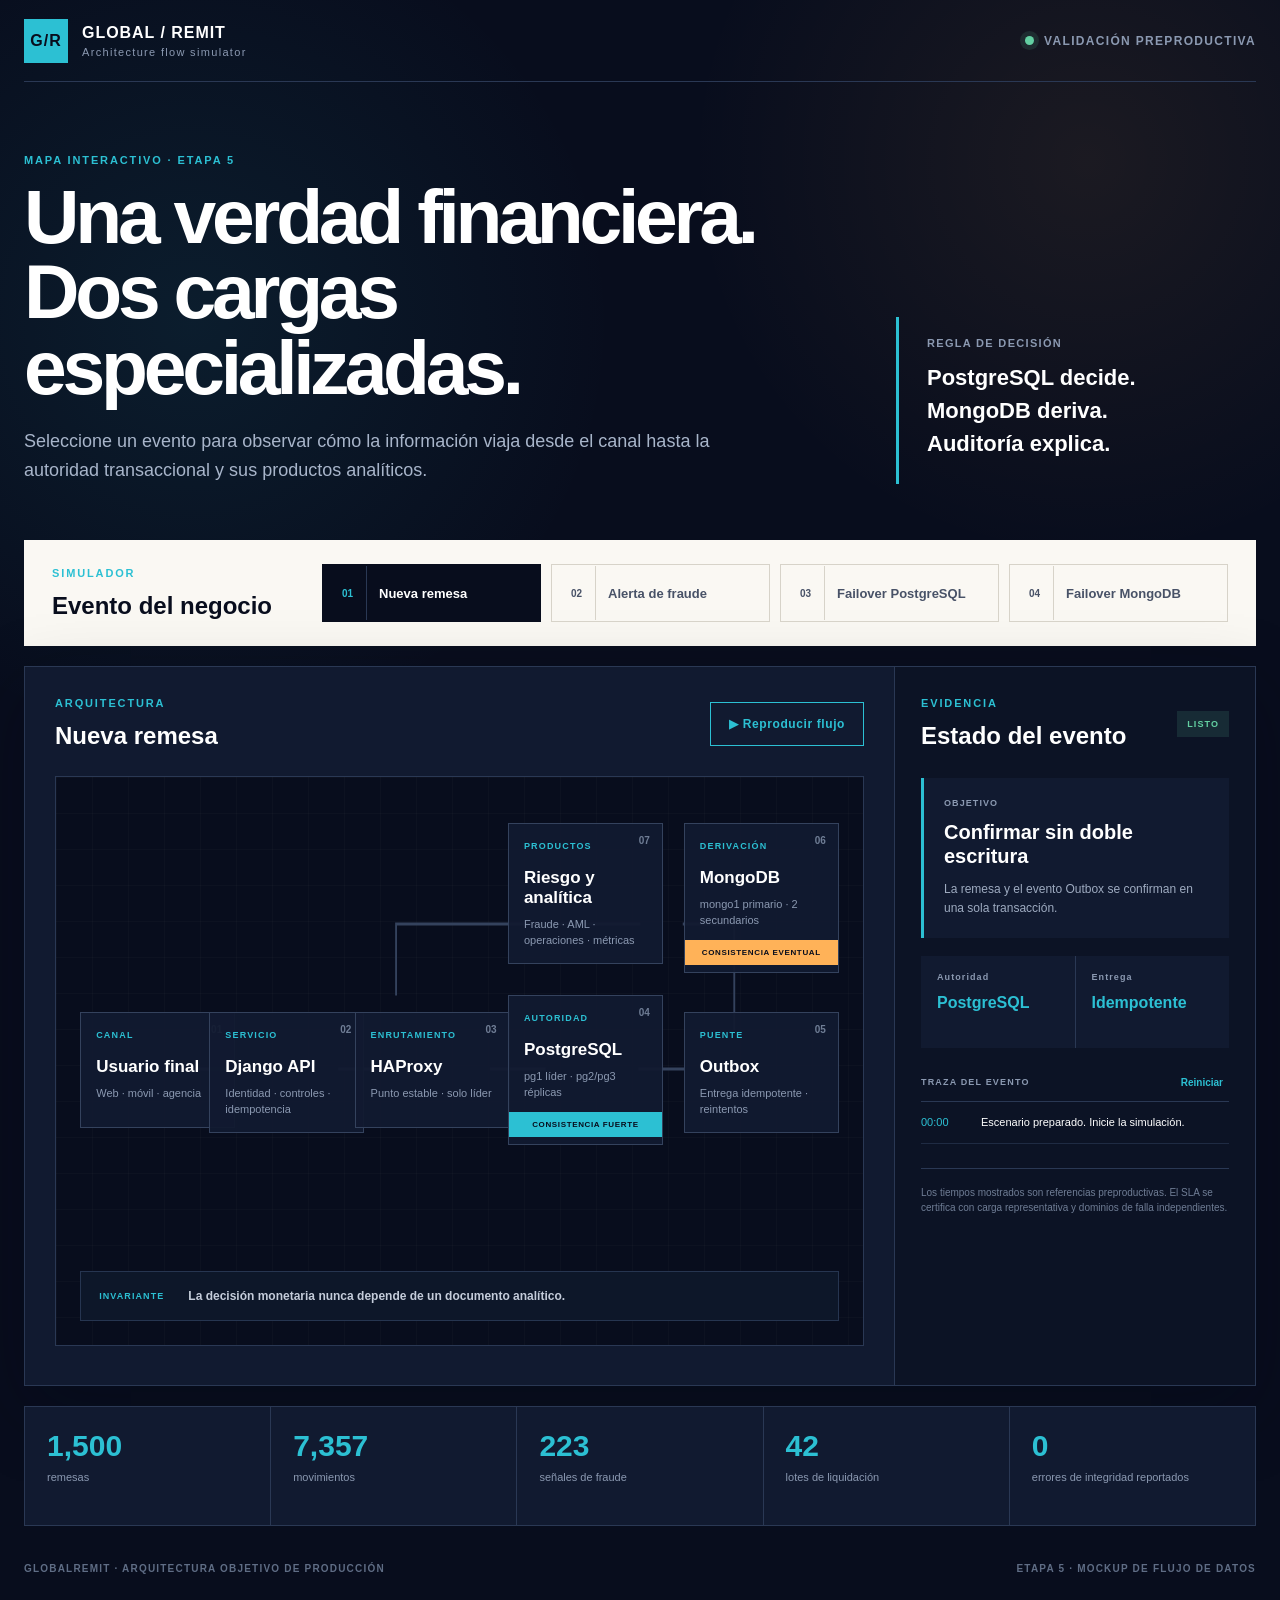
<file: etapa 5/12_mockup_flujo_datos/index.html>
<!doctype html>
<html lang="es">
<head>
  <meta charset="utf-8">
  <meta name="viewport" content="width=device-width, initial-scale=1">
  <meta name="description" content="Mockup interactivo del flujo de datos y continuidad de GlobalRemit">
  <title>GlobalRemit | Flujo de datos</title>
  <link rel="stylesheet" href="styles.css">
</head>
<body>
  <header class="topbar">
    <a class="brand" href="#main" aria-label="Ir al mapa de arquitectura">
      <span class="brand-mark">G/R</span>
      <span>
        <strong>GLOBAL / REMIT</strong>
        <small>Architecture flow simulator</small>
      </span>
    </a>
    <div class="environment">
      <span class="status-dot" aria-hidden="true"></span>
      <span>VALIDACIÓN PREPRODUCTIVA</span>
    </div>
  </header>

  <main id="main">
    <section class="hero" aria-labelledby="page-title">
      <div>
        <p class="eyebrow">MAPA INTERACTIVO · ETAPA 5</p>
        <h1 id="page-title">Una verdad financiera.<br>Dos cargas especializadas.</h1>
        <p class="hero-copy">
          Seleccione un evento para observar cómo la información viaja desde el
          canal hasta la autoridad transaccional y sus productos analíticos.
        </p>
      </div>
      <aside class="decision-card" aria-label="Regla de arquitectura">
        <span>REGLA DE DECISIÓN</span>
        <strong>PostgreSQL decide.</strong>
        <strong>MongoDB deriva.</strong>
        <strong>Auditoría explica.</strong>
      </aside>
    </section>

    <section class="scenario-bar" aria-labelledby="scenario-title">
      <div>
        <p class="section-kicker">SIMULADOR</p>
        <h2 id="scenario-title">Evento del negocio</h2>
      </div>
      <div class="scenario-actions" role="group" aria-label="Escenarios disponibles">
        <button class="scenario-button is-active" data-scenario="remittance">
          <span>01</span>Nueva remesa
        </button>
        <button class="scenario-button" data-scenario="fraud">
          <span>02</span>Alerta de fraude
        </button>
        <button class="scenario-button" data-scenario="postgres">
          <span>03</span>Failover PostgreSQL
        </button>
        <button class="scenario-button" data-scenario="mongo">
          <span>04</span>Failover MongoDB
        </button>
      </div>
    </section>

    <section class="workspace">
      <div class="architecture-panel">
        <div class="panel-heading">
          <div>
            <p class="section-kicker">ARQUITECTURA</p>
            <h2 id="active-title">Nueva remesa</h2>
          </div>
          <button id="play-button" class="play-button" type="button">
            <span aria-hidden="true">▶</span> Reproducir flujo
          </button>
        </div>

        <div class="architecture" id="architecture" aria-label="Diagrama interactivo de arquitectura">
          <svg class="connections" viewBox="0 0 1200 500" preserveAspectRatio="none" aria-hidden="true">
            <path id="line-channel-api" d="M145 250 H260"></path>
            <path id="line-api-proxy" d="M410 250 H500"></path>
            <path id="line-proxy-pg" d="M650 250 H735"></path>
            <path id="line-pg-outbox" d="M885 250 H955"></path>
            <path id="line-outbox-mongo" d="M1035 210 V105 H955"></path>
            <path id="line-mongo-products" d="M885 105 H735"></path>
            <path id="line-products-loop" d="M735 105 H500 V175"></path>
          </svg>

          <article class="node node-channel" data-node="channel" tabindex="0">
            <span class="node-index">01</span>
            <p>CANAL</p>
            <h3>Usuario final</h3>
            <small>Web · móvil · agencia</small>
          </article>

          <article class="node node-api" data-node="api" tabindex="0">
            <span class="node-index">02</span>
            <p>SERVICIO</p>
            <h3>Django API</h3>
            <small>Identidad · controles · idempotencia</small>
          </article>

          <article class="node node-proxy" data-node="proxy" tabindex="0">
            <span class="node-index">03</span>
            <p>ENRUTAMIENTO</p>
            <h3>HAProxy</h3>
            <small>Punto estable · solo líder</small>
          </article>

          <article class="node node-pg" data-node="postgres" tabindex="0">
            <span class="node-index">04</span>
            <p>AUTORIDAD</p>
            <h3>PostgreSQL</h3>
            <small id="pg-role">pg1 líder · pg2/pg3 réplicas</small>
            <div class="node-rule">CONSISTENCIA FUERTE</div>
          </article>

          <article class="node node-outbox" data-node="outbox" tabindex="0">
            <span class="node-index">05</span>
            <p>PUENTE</p>
            <h3>Outbox</h3>
            <small>Entrega idempotente · reintentos</small>
          </article>

          <article class="node node-mongo" data-node="mongo" tabindex="0">
            <span class="node-index">06</span>
            <p>DERIVACIÓN</p>
            <h3>MongoDB</h3>
            <small id="mongo-role">mongo1 primario · 2 secundarios</small>
            <div class="node-rule node-rule-orange">CONSISTENCIA EVENTUAL</div>
          </article>

          <article class="node node-products" data-node="products" tabindex="0">
            <span class="node-index">07</span>
            <p>PRODUCTOS</p>
            <h3>Riesgo y analítica</h3>
            <small>Fraude · AML · operaciones · métricas</small>
          </article>

          <div class="authority-note">
            <span>INVARIANTE</span>
            La decisión monetaria nunca depende de un documento analítico.
          </div>
        </div>
      </div>

      <aside class="telemetry-panel" aria-labelledby="telemetry-title">
        <div class="telemetry-heading">
          <div>
            <p class="section-kicker">EVIDENCIA</p>
            <h2 id="telemetry-title">Estado del evento</h2>
          </div>
          <span id="event-badge" class="event-badge">LISTO</span>
        </div>

        <div class="summary-card">
          <span id="summary-label">OBJETIVO</span>
          <strong id="summary-value">Confirmar sin doble escritura</strong>
          <p id="summary-copy">
            La remesa y el evento Outbox se confirman en una sola transacción.
          </p>
        </div>

        <div class="metrics" aria-label="Métricas del escenario">
          <div>
            <span id="metric-a-label">Autoridad</span>
            <strong id="metric-a-value">PostgreSQL</strong>
          </div>
          <div>
            <span id="metric-b-label">Entrega</span>
            <strong id="metric-b-value">Idempotente</strong>
          </div>
        </div>

        <div class="log-wrap">
          <div class="log-title">
            <span>TRAZA DEL EVENTO</span>
            <button id="reset-button" type="button">Reiniciar</button>
          </div>
          <ol id="event-log" class="event-log" aria-live="polite">
            <li class="is-current">
              <time>00:00</time>
              <span>Escenario preparado. Inicie la simulación.</span>
            </li>
          </ol>
        </div>

        <p class="lab-note">
          Los tiempos mostrados son referencias preproductivas. El SLA se
          certifica con carga representativa y dominios de falla independientes.
        </p>
      </aside>
    </section>

    <section class="proof-strip" aria-label="Evidencia de validación operativa">
      <div><strong>1,500</strong><span>remesas</span></div>
      <div><strong>7,357</strong><span>movimientos</span></div>
      <div><strong>223</strong><span>señales de fraude</span></div>
      <div><strong>42</strong><span>lotes de liquidación</span></div>
      <div><strong>0</strong><span>errores de integridad reportados</span></div>
    </section>
  </main>

  <footer>
    <span>GLOBALREMIT · ARQUITECTURA OBJETIVO DE PRODUCCIÓN</span>
    <span>ETAPA 5 · MOCKUP DE FLUJO DE DATOS</span>
  </footer>

  <script src="app.js"></script>
</body>
</html>
</file>
<file: etapa 5/12_mockup_flujo_datos/styles.css>
:root {
  --ink: #080d1d;
  --ink-2: #111a30;
  --ink-3: #18243e;
  --cream: #f2eee5;
  --paper: #faf8f3;
  --cyan: #2cc0d3;
  --cyan-soft: #a4e6ed;
  --orange: #ffb258;
  --green: #63d0a2;
  --coral: #ff686e;
  --muted: #8b99b1;
  --line: #2a3854;
  --shadow: 0 24px 70px rgba(3, 8, 21, .28);
}

* {
  box-sizing: border-box;
}

html {
  scroll-behavior: smooth;
}

body {
  margin: 0;
  min-width: 320px;
  background:
    radial-gradient(circle at 15% 20%, rgba(44, 192, 211, .09), transparent 25%),
    radial-gradient(circle at 85% 10%, rgba(255, 178, 88, .08), transparent 22%),
    var(--ink);
  color: #fff;
  font-family: Inter, "Segoe UI", Arial, sans-serif;
}

button,
a {
  font: inherit;
}

button {
  color: inherit;
}

.topbar,
main,
footer {
  width: min(1500px, calc(100% - 48px));
  margin-inline: auto;
}

.topbar {
  min-height: 82px;
  display: flex;
  align-items: center;
  justify-content: space-between;
  border-bottom: 1px solid var(--line);
}

.brand {
  display: inline-flex;
  gap: 14px;
  align-items: center;
  color: #fff;
  text-decoration: none;
  letter-spacing: .06em;
}

.brand-mark {
  width: 44px;
  height: 44px;
  display: grid;
  place-items: center;
  background: var(--cyan);
  color: var(--ink);
  font-weight: 900;
}

.brand strong,
.brand small {
  display: block;
}

.brand small {
  margin-top: 4px;
  color: var(--muted);
  font-size: 11px;
  letter-spacing: .12em;
}

.environment {
  display: inline-flex;
  align-items: center;
  gap: 10px;
  color: var(--muted);
  font-size: 12px;
  font-weight: 700;
  letter-spacing: .11em;
}

.status-dot {
  width: 9px;
  height: 9px;
  border-radius: 50%;
  background: var(--green);
  box-shadow: 0 0 0 5px rgba(99, 208, 162, .12);
}

.hero {
  display: grid;
  grid-template-columns: minmax(0, 1fr) 360px;
  gap: 72px;
  align-items: end;
  padding: 72px 0 56px;
}

.eyebrow,
.section-kicker {
  margin: 0 0 13px;
  color: var(--cyan);
  font-size: 11px;
  font-weight: 800;
  letter-spacing: .17em;
}

h1,
h2,
h3,
p {
  margin-top: 0;
}

h1 {
  max-width: 850px;
  margin-bottom: 22px;
  font-size: clamp(44px, 6vw, 86px);
  line-height: .98;
  letter-spacing: -.055em;
}

.hero-copy {
  max-width: 760px;
  margin-bottom: 0;
  color: #a8b5ca;
  font-size: 18px;
  line-height: 1.6;
}

.decision-card {
  border-left: 3px solid var(--cyan);
  padding: 20px 0 20px 28px;
}

.decision-card span,
.decision-card strong {
  display: block;
}

.decision-card span {
  margin-bottom: 16px;
  color: var(--muted);
  font-size: 11px;
  font-weight: 800;
  letter-spacing: .12em;
}

.decision-card strong {
  margin: 7px 0;
  font-size: 22px;
}

.scenario-bar {
  display: grid;
  grid-template-columns: 230px 1fr;
  gap: 40px;
  align-items: center;
  padding: 24px 28px;
  background: var(--paper);
  color: var(--ink);
}

.scenario-bar h2,
.panel-heading h2,
.telemetry-heading h2 {
  margin: 0;
  font-size: 24px;
}

.scenario-actions {
  display: grid;
  grid-template-columns: repeat(4, 1fr);
  gap: 10px;
}

.scenario-button {
  min-height: 58px;
  display: flex;
  align-items: center;
  gap: 12px;
  border: 1px solid #d7d3c9;
  background: transparent;
  color: #485267;
  cursor: pointer;
  font-size: 13px;
  font-weight: 750;
  text-align: left;
  transition: background .2s ease, border-color .2s ease, color .2s ease, transform .2s ease;
}

.scenario-button span {
  width: 38px;
  align-self: stretch;
  display: grid;
  place-items: center;
  border-right: 1px solid #d7d3c9;
  font-size: 10px;
}

.scenario-button:hover,
.scenario-button:focus-visible {
  border-color: var(--cyan);
  transform: translateY(-2px);
}

.scenario-button.is-active {
  border-color: var(--ink);
  background: var(--ink);
  color: #fff;
}

.scenario-button.is-active span {
  border-color: var(--line);
  color: var(--cyan);
}

.workspace {
  display: grid;
  grid-template-columns: minmax(0, 1fr) 360px;
  min-height: 720px;
  margin-top: 20px;
  background: var(--ink-2);
  border: 1px solid var(--line);
  box-shadow: var(--shadow);
}

.architecture-panel {
  min-width: 0;
  padding: 30px;
  border-right: 1px solid var(--line);
}

.panel-heading,
.telemetry-heading,
.log-title {
  display: flex;
  align-items: center;
  justify-content: space-between;
  gap: 18px;
}

.play-button {
  min-height: 44px;
  padding: 0 18px;
  border: 1px solid var(--cyan);
  background: transparent;
  color: var(--cyan);
  cursor: pointer;
  font-size: 12px;
  font-weight: 800;
  letter-spacing: .05em;
}

.play-button:hover,
.play-button:focus-visible {
  background: var(--cyan);
  color: var(--ink);
}

.play-button:disabled {
  cursor: wait;
  opacity: .55;
}

.architecture {
  position: relative;
  min-height: 570px;
  margin-top: 26px;
  overflow: hidden;
  border: 1px solid var(--line);
  background:
    linear-gradient(rgba(255, 255, 255, .02) 1px, transparent 1px),
    linear-gradient(90deg, rgba(255, 255, 255, .02) 1px, transparent 1px),
    var(--ink);
  background-size: 36px 36px;
}

.connections {
  position: absolute;
  inset: 42px 3% auto;
  width: 94%;
  height: 500px;
  pointer-events: none;
}

.connections path {
  fill: none;
  stroke: #34425d;
  stroke-width: 3;
  stroke-linecap: square;
  transition: stroke .25s ease, filter .25s ease;
}

.connections path.is-active {
  stroke: var(--cyan);
  filter: drop-shadow(0 0 7px rgba(44, 192, 211, .75));
}

.connections path.is-warning {
  stroke: var(--orange);
  filter: drop-shadow(0 0 7px rgba(255, 178, 88, .75));
}

.node {
  position: absolute;
  width: 155px;
  min-height: 116px;
  padding: 17px 15px 15px;
  border: 1px solid #34425d;
  background: rgba(17, 26, 48, .94);
  transition: transform .22s ease, border-color .22s ease, background .22s ease, box-shadow .22s ease;
}

.node:focus-visible {
  outline: 2px solid var(--cyan);
  outline-offset: 3px;
}

.node-index {
  position: absolute;
  top: 11px;
  right: 12px;
  color: #6f7d95;
  font-size: 10px;
  font-weight: 800;
}

.node p {
  margin-bottom: 17px;
  color: var(--cyan);
  font-size: 9px;
  font-weight: 850;
  letter-spacing: .13em;
}

.node h3 {
  margin-bottom: 9px;
  font-size: 17px;
}

.node small {
  display: block;
  color: var(--muted);
  font-size: 11px;
  line-height: 1.4;
}

.node.is-active {
  z-index: 4;
  border-color: var(--cyan);
  background: #12303b;
  box-shadow: 0 0 0 1px var(--cyan), 0 12px 34px rgba(44, 192, 211, .15);
  transform: translateY(-4px);
}

.node.is-warning {
  z-index: 4;
  border-color: var(--orange);
  background: #34291d;
  box-shadow: 0 0 0 1px var(--orange), 0 12px 34px rgba(255, 178, 88, .16);
  transform: translateY(-4px);
}

.node.is-failed {
  border-color: var(--coral);
  background: #371d2a;
  opacity: .8;
}

.node-rule {
  margin: 12px -15px -15px;
  padding: 8px 12px;
  background: var(--cyan);
  color: var(--ink);
  font-size: 8px;
  font-weight: 900;
  letter-spacing: .08em;
  text-align: center;
}

.node-rule-orange {
  background: var(--orange);
}

.node-channel {
  left: 3%;
  top: 235px;
}

.node-api {
  left: 19%;
  top: 235px;
}

.node-proxy {
  left: 37%;
  top: 235px;
}

.node-pg {
  left: 56%;
  top: 218px;
  min-height: 150px;
}

.node-outbox {
  right: 3%;
  top: 235px;
}

.node-mongo {
  right: 3%;
  top: 46px;
  min-height: 150px;
}

.node-products {
  left: 56%;
  top: 46px;
}

.authority-note {
  position: absolute;
  left: 3%;
  right: 3%;
  bottom: 24px;
  display: flex;
  gap: 24px;
  align-items: center;
  min-height: 50px;
  padding: 12px 18px;
  border: 1px solid #263550;
  background: #0d1729;
  color: #c4ccda;
  font-size: 12px;
  font-weight: 650;
}

.authority-note span {
  color: var(--cyan);
  font-size: 9px;
  font-weight: 900;
  letter-spacing: .12em;
}

.telemetry-panel {
  padding: 30px 26px;
  background: #0c1325;
}

.event-badge {
  padding: 8px 10px;
  background: rgba(99, 208, 162, .12);
  color: var(--green);
  font-size: 9px;
  font-weight: 900;
  letter-spacing: .12em;
}

.event-badge.is-running {
  background: rgba(44, 192, 211, .12);
  color: var(--cyan);
}

.event-badge.is-warning {
  background: rgba(255, 178, 88, .12);
  color: var(--orange);
}

.summary-card {
  margin-top: 28px;
  padding: 20px;
  border-left: 3px solid var(--cyan);
  background: var(--ink-2);
}

.summary-card span,
.metrics span {
  display: block;
  color: var(--muted);
  font-size: 9px;
  font-weight: 850;
  letter-spacing: .12em;
}

.summary-card strong {
  display: block;
  margin: 12px 0;
  font-size: 20px;
  line-height: 1.2;
}

.summary-card p {
  margin-bottom: 0;
  color: #9eabc0;
  font-size: 12px;
  line-height: 1.55;
}

.metrics {
  display: grid;
  grid-template-columns: 1fr 1fr;
  gap: 1px;
  margin: 18px 0;
  background: var(--line);
}

.metrics > div {
  min-height: 92px;
  padding: 16px;
  background: var(--ink-2);
}

.metrics strong {
  display: block;
  margin-top: 12px;
  color: var(--cyan);
  font-size: 16px;
}

.log-wrap {
  margin-top: 28px;
}

.log-title {
  padding-bottom: 12px;
  border-bottom: 1px solid var(--line);
  color: var(--muted);
  font-size: 9px;
  font-weight: 850;
  letter-spacing: .13em;
}

.log-title button {
  border: 0;
  background: transparent;
  color: var(--cyan);
  cursor: pointer;
  font-size: 10px;
  font-weight: 800;
}

.event-log {
  max-height: 280px;
  margin: 0;
  padding: 0;
  overflow: auto;
  list-style: none;
}

.event-log li {
  display: grid;
  grid-template-columns: 48px 1fr;
  gap: 12px;
  padding: 13px 0;
  border-bottom: 1px solid rgba(42, 56, 84, .65);
  color: #9eabc0;
  font-size: 11px;
  line-height: 1.45;
}

.event-log time {
  color: #66748d;
  font-variant-numeric: tabular-nums;
}

.event-log li.is-current {
  color: #fff;
}

.event-log li.is-current time {
  color: var(--cyan);
}

.lab-note {
  margin: 24px 0 0;
  padding-top: 16px;
  border-top: 1px solid var(--line);
  color: #6f7d95;
  font-size: 10px;
  line-height: 1.5;
}

.proof-strip {
  display: grid;
  grid-template-columns: repeat(5, 1fr);
  gap: 1px;
  margin-top: 20px;
  background: var(--line);
  border: 1px solid var(--line);
}

.proof-strip div {
  min-height: 118px;
  padding: 22px;
  background: var(--ink-2);
}

.proof-strip strong,
.proof-strip span {
  display: block;
}

.proof-strip strong {
  color: var(--cyan);
  font-size: 30px;
}

.proof-strip span {
  margin-top: 7px;
  color: var(--muted);
  font-size: 11px;
  line-height: 1.35;
}

footer {
  min-height: 84px;
  display: flex;
  align-items: center;
  justify-content: space-between;
  color: #5f6d85;
  font-size: 10px;
  font-weight: 750;
  letter-spacing: .12em;
}

@media (max-width: 1180px) {
  .hero {
    grid-template-columns: 1fr;
  }

  .decision-card {
    max-width: 540px;
  }

  .scenario-bar,
  .workspace {
    grid-template-columns: 1fr;
  }

  .workspace {
    min-height: auto;
  }

  .architecture-panel {
    border-right: 0;
    border-bottom: 1px solid var(--line);
  }

  .telemetry-panel {
    display: grid;
    grid-template-columns: 1fr 1fr;
    gap: 18px;
  }

  .telemetry-heading,
  .lab-note {
    grid-column: 1 / -1;
  }

  .summary-card,
  .metrics,
  .log-wrap {
    margin-top: 0;
  }
}

@media (max-width: 860px) {
  .topbar,
  main,
  footer {
    width: min(100% - 28px, 1500px);
  }

  .environment {
    display: none;
  }

  .hero {
    padding-top: 48px;
  }

  h1 {
    font-size: clamp(40px, 12vw, 64px);
  }

  .scenario-actions,
  .proof-strip {
    grid-template-columns: 1fr 1fr;
  }

  .architecture-panel {
    padding: 22px 16px;
  }

  .architecture {
    min-height: auto;
    padding: 18px;
    display: grid;
    grid-template-columns: 1fr 1fr;
    gap: 12px;
  }

  .connections {
    display: none;
  }

  .node {
    position: relative;
    inset: auto;
    width: auto;
    min-height: 130px;
  }

  .node-pg,
  .node-mongo {
    min-height: 150px;
  }

  .authority-note {
    position: relative;
    inset: auto;
    grid-column: 1 / -1;
  }

  .telemetry-panel {
    grid-template-columns: 1fr;
  }

  .telemetry-heading,
  .lab-note {
    grid-column: auto;
  }
}

@media (max-width: 560px) {
  .brand small {
    display: none;
  }

  .hero-copy {
    font-size: 16px;
  }

  .scenario-actions,
  .proof-strip,
  .architecture {
    grid-template-columns: 1fr;
  }

  .panel-heading {
    align-items: flex-start;
    flex-direction: column;
  }

  .play-button {
    width: 100%;
  }

  .authority-note {
    grid-column: auto;
    align-items: flex-start;
    flex-direction: column;
    gap: 8px;
  }

  footer {
    align-items: flex-start;
    flex-direction: column;
    justify-content: center;
    gap: 8px;
  }
}

@media (prefers-reduced-motion: reduce) {
  *,
  *::before,
  *::after {
    scroll-behavior: auto !important;
    transition: none !important;
  }
}
</file>
